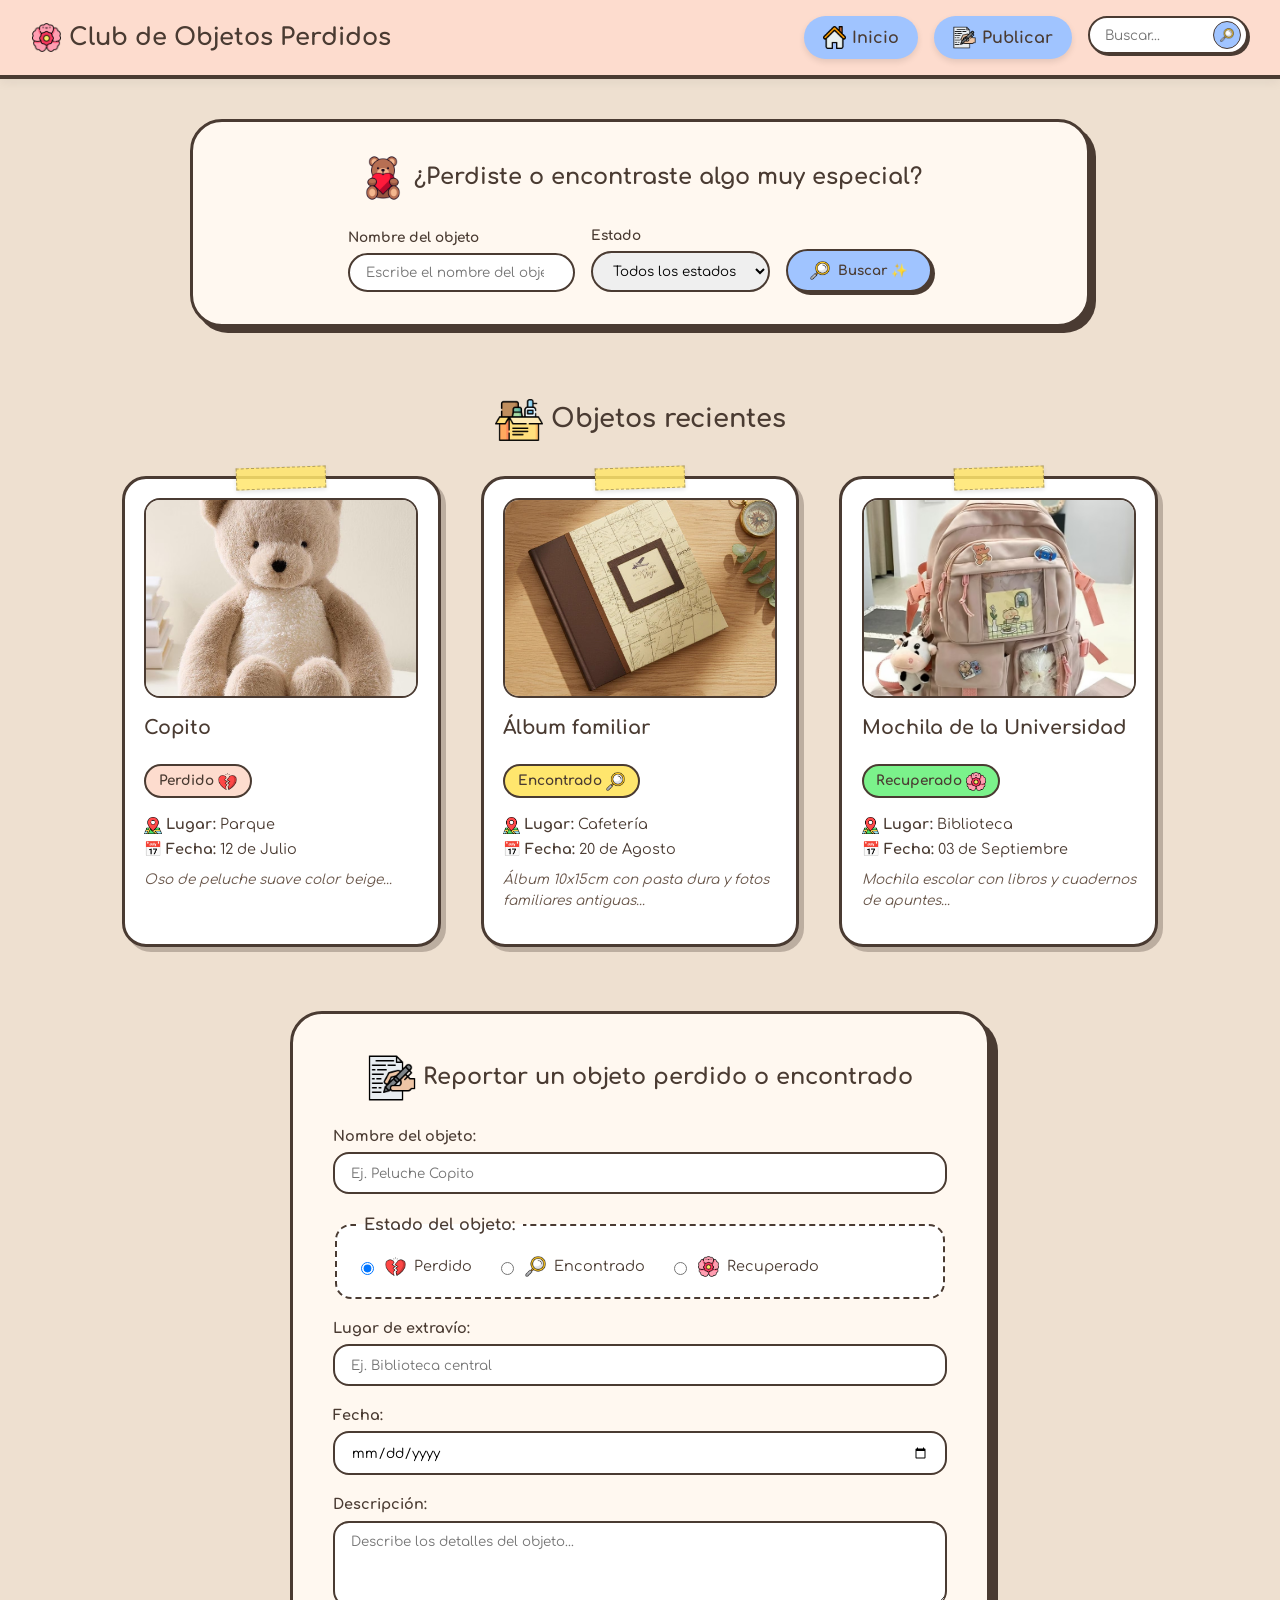
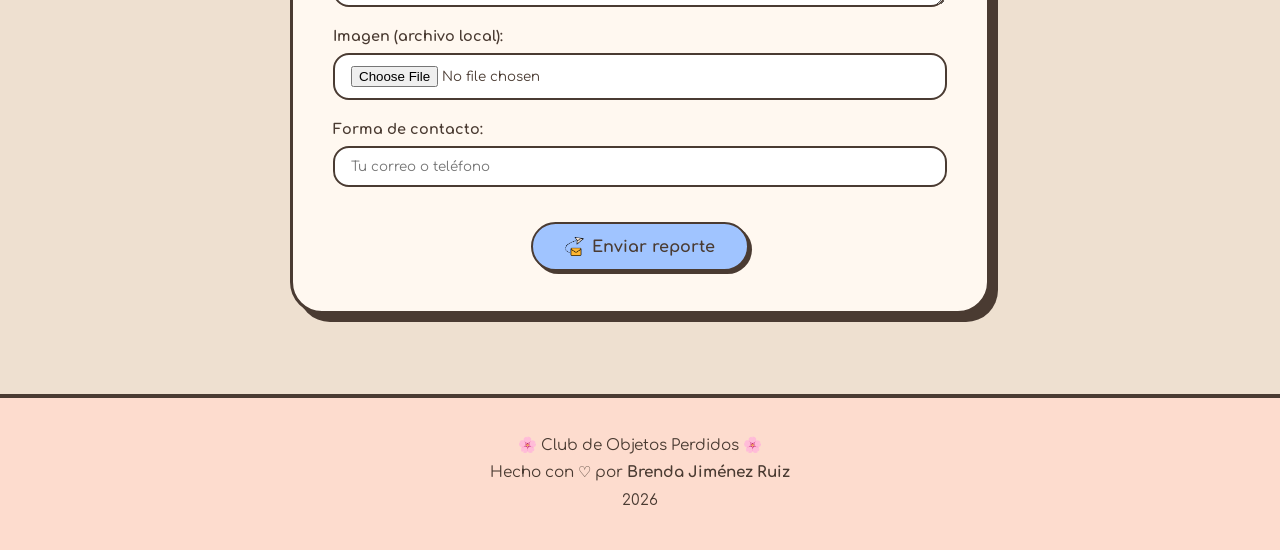
<file: Tarea01/index.html>
<!DOCTYPE html>
<html lang="es">
<head>
  <meta charset="UTF-8">
  <meta name="viewport" content="width=device-width, initial-scale=1.0">
  <title>Club de Objetos Perdidos</title>
  <link rel="preconnect" href="https://fonts.googleapis.com">
  <link rel="preconnect" href="https://fonts.gstatic.com" crossorigin>
  <link href="https://fonts.googleapis.com/css2?family=Comfortaa:wght@400;700&family=Quicksand:wght@400;600&display=swap" rel="stylesheet">
  <link rel="stylesheet" href="styles.css">
</head>
<body>

  <header class="header">
    <div class="logo-container">
      <img src="imagenes/flor.png" alt="Icono flor" class="icon-decor">
      <h1>Club de Objetos Perdidos</h1>
    </div>

    <nav class="nav">
      <ul>
        <li>
          <a href="#inicio" class="nav-btn">
            <img src="imagenes/inicio.png" alt=""> Inicio
          </a>
        </li>
        <li>
          <a href="#reportar" class="nav-btn">
            <img src="imagenes/reporte.png" alt=""> Publicar
          </a>
        </li>
        <!-- Barra de búsqueda integrada en la navegación -->
        <li>
          <form class="nav-search-form" action="#buscar">
            <input type="search" placeholder="Buscar..." aria-label="Buscar objeto">
            <button type="submit" class="nav-search-btn" title="Buscar">
              <img src="imagenes/lupa.png" alt="Buscar">
            </button>
          </form>
        </li>
      </ul>
    </nav>
  </header>

  <main id="inicio">

    <!-- Sección Hero / Buscador -->
    <section class="hero" id="buscar">
      <div class="hero-card">
        <h2>
          <img src="imagenes/osodepeluche.png" alt="" class="icon-titulo">
          ¿Perdiste o encontraste algo muy especial?
        </h2>
        <form class="buscador">
          <div class="campo-grupo">
            <label for="nombre-objeto">Nombre del objeto</label>
            <input type="search" id="nombre-objeto" placeholder="Escribe el nombre del objeto...">
          </div>

          <div class="campo-grupo">
            <label for="filtro-estado">Estado</label>
            <select id="filtro-estado">
              <option value="">Todos los estados</option>
              <option value="perdido">Perdido</option>
              <option value="encontrado">Encontrado</option>
              <option value="recuperado">Recuperado</option>
            </select>
          </div>

          <button type="submit" class="btn-primary">
            <img src="imagenes/lupa.png" alt=""> Buscar ✨
          </button>
        </form>
      </div>
    </section>

    <!-- Sección Objetos Recientes -->
    <section class="objetos">
      <h2 class="titulo-seccion">
        <img src="imagenes/objetos.png" alt="" class="icon-inline"> Objetos recientes
      </h2>

      <div class="lista-objetos">

        <!-- Tarjeta 1: Perdido -->
        <article class="tarjeta polaroid">
          <span class="tape"></span>
          <div class="imagen-container">
            <img src="imagenes/Peluche.jpg" alt="Oso de peluche color beige">
          </div>
          <h3>Copito</h3>
          <p class="estado perdido">
            Perdido <img src="imagenes/corazonroto.png" alt="">
          </p>
          <p class="detalle"><strong><img src="imagenes/mapa.png" alt="" class="icon-detalle"> Lugar:</strong> Parque</p>
          <p class="detalle"><strong>📅 Fecha:</strong> <time datetime="2026-07-12">12 de Julio</time></p>
          <p class="descripcion">Oso de peluche suave color beige...</p>
        </article>

        <!-- Tarjeta 2: Encontrado -->
        <article class="tarjeta polaroid">
          <span class="tape"></span>
          <div class="imagen-container">
            <img src="imagenes/AlbumDeFotos.jpg" alt="Álbum de fotos familiar color café">
          </div>
          <h3>Álbum familiar</h3>
          <p class="estado encontrado">
            Encontrado <img src="imagenes/lupa.png" alt="">
          </p>
          <p class="detalle"><strong><img src="imagenes/mapa.png" alt="" class="icon-detalle"> Lugar:</strong> Cafetería</p>
          <p class="detalle"><strong>📅 Fecha:</strong> <time datetime="2026-08-20">20 de Agosto</time></p>
          <p class="descripcion">Álbum 10x15cm con pasta dura y fotos familiares antiguas...</p>
        </article>

        <!-- Tarjeta 3: Recuperado -->
        <article class="tarjeta polaroid">
          <span class="tape"></span>
          <div class="imagen-container">
            <img src="imagenes/Mochila.jpg" alt="Mochila rosa con un llavero de vaca">
          </div>
          <h3>Mochila de la Universidad</h3>
          <p class="estado recuperado">
            Recuperado <img src="imagenes/flor.png" alt="">
          </p>
          <p class="detalle"><strong><img src="imagenes/mapa.png" alt="" class="icon-detalle"> Lugar:</strong> Biblioteca</p>
          <p class="detalle"><strong>📅 Fecha:</strong> <time datetime="2026-09-03">03 de Septiembre</time></p>
          <p class="descripcion">Mochila escolar con libros y cuadernos de apuntes...</p>
        </article>

      </div>
    </section>

    <!-- Sección Formulario -->
    <section class="reportar" id="reportar">
      <div class="nota-container">
        <h2 class="titulo-seccion">
          <img src="imagenes/reporte.png" alt="" class="icon-inline"> Reportar un objeto perdido o encontrado
        </h2>

        <form class="formulario">

          <div class="form-row">
            <label for="nombre">Nombre del objeto:</label>
            <input type="text" id="nombre" name="nombre" placeholder="Ej. Peluche Copito" required>
          </div>

          <fieldset class="form-fieldset">
            <legend>Estado del objeto:</legend>
            <div class="radio-options">
              <label class="radio-label">
                <input type="radio" name="estado" value="perdido" checked>
                <img src="imagenes/corazonroto.png" alt="" class="icon-radio"> Perdido
              </label>
              <label class="radio-label">
                <input type="radio" name="estado" value="encontrado">
                <img src="imagenes/lupa.png" alt="" class="icon-radio"> Encontrado
              </label>
              <label class="radio-label">
                <input type="radio" name="estado" value="recuperado">
                <img src="imagenes/flor.png" alt="" class="icon-radio"> Recuperado
              </label>
            </div>
          </fieldset>

          <div class="form-row">
            <label for="lugar">Lugar de extravío:</label>
            <input type="text" id="lugar" name="lugar" placeholder="Ej. Biblioteca central">
          </div>

          <div class="form-row">
            <label for="fecha">Fecha:</label>
            <input type="date" id="fecha" name="fecha">
          </div>

          <div class="form-row">
            <label for="descripcion">Descripción:</label>
            <textarea id="descripcion" name="descripcion" rows="4" placeholder="Describe los detalles del objeto..."></textarea>
          </div>

          <div class="form-row">
            <label for="imagen">Imagen (archivo local):</label>
            <input type="file" id="imagen" name="imagen" accept="image/*">
          </div>

          <div class="form-row">
            <label for="contacto">Forma de contacto:</label>
            <input type="text" id="contacto" name="contacto" placeholder="Tu correo o teléfono">
          </div>

          <button type="submit" class="btn-primary btn-submit">
            <img src="imagenes/enviar.png" alt=""> Enviar reporte
          </button>

        </form>
      </div>
    </section>

  </main>

  <footer class="footer">
    <p>🌸 Club de Objetos Perdidos 🌸</p>
    <p>Hecho con ♡ por <strong>Brenda Jiménez Ruiz</strong></p>
    <p>2026</p>
  </footer>

</body>
</html>
</file>
<file: Tarea01/styles.css>
:root {
  --color-fondo: #EEE0D0;
  --color-perdido: #FDDCCE;
  --color-encontrado: #FFE66D;
  --color-recuperado: #7BF28B;
  --color-boton: #A0C4FF;
  --color-texto: #4a3b32;
  --color-tarjeta: #FFFFFF;
  --fuente: "Comfortaa", "Quicksand", sans-serif;
}

* {
  box-sizing: border-box;
}

body {
  margin: 0;
  background-color: var(--color-fondo);
  color: var(--color-texto);
  font-family: var(--fuente);
  line-height: 1.5;
}

/* --- ICONOS Y MEDIOS --- */
nav img,
button img {
  width: 1.4rem;
  height: 1.4rem;
  vertical-align: middle;
}

/* --- ENCABEZADO Y NAVEGACIÓN --- */
header.header {
  display: flex;
  justify-content: space-between;
  align-items: center;
  padding: 1rem 2rem;
  background-color: var(--color-perdido);
  border-bottom: 4px solid var(--color-texto);
  box-shadow: 0 4px 10px rgba(0,0,0,0.05);
}

.logo-container {
  display: flex;
  align-items: center;
  gap: 0.5rem;
}

.logo-container h1 {
  font-size: 1.5rem;
  margin: 0;
}

nav ul {
  display: flex;
  gap: 1rem;
  list-style: none;
  margin: 0;
  padding: 0;
}

.nav-btn {
  display: inline-flex;
  align-items: center;
  gap: 0.4rem;
  padding: 0.6rem 1.2rem;
  border-radius: 999px;
  background-color: var(--color-boton);
  color: var(--color-texto);
  text-decoration: none;
  font-weight: 700;
  transition: transform 0.2s ease, background-color 0.2s ease;
  box-shadow: 0 3px 6px rgba(0,0,0,0.1);
}

.nav-btn:hover {
  transform: translateY(-3px) scale(1.03);
  background-color: #8bb3f7;
}

/* --- SECCIÓN HERO / BUSCADOR --- */
.hero {
  padding: 2.5rem 2rem 1rem 2rem;
  display: flex;
  justify-content: center;
}

.hero-card {
  background-color: #FFF8F0;
  border: 3px solid var(--color-texto);
  border-radius: 2rem;
  padding: 2rem;
  width: 100%;
  max-width: 900px;
  text-align: center;
  box-shadow: 6px 6px 0px var(--color-texto);
}

.hero-card h2 {
  margin-top: 0;
  font-size: 1.4rem;
}

.buscador {
  display: flex;
  flex-wrap: wrap;
  gap: 1rem;
  align-items: flex-end;
  justify-content: center;
  margin-top: 1.5rem;
}

.campo-grupo {
  display: flex;
  flex-direction: column;
  align-items: flex-start;
}

.campo-grupo label {
  font-size: 0.85rem;
  font-weight: bold;
  margin-bottom: 0.3rem;
}

.buscador input,
.buscador select {
  padding: 0.6rem 1rem;
  border: 2px solid var(--color-texto);
  border-radius: 999px;
  font-family: var(--fuente);
  outline: none;
  transition: box-shadow 0.2s ease;
}

/* --- BOTÓN PRINCIPAL (CON TRANSITION) --- */
.btn-primary {
  display: inline-flex;
  align-items: center;
  gap: 0.5rem;
  background-color: var(--color-boton);
  color: var(--color-texto);
  border: 2px solid var(--color-texto);
  border-radius: 999px;
  padding: 0.6rem 1.4rem;
  font-family: var(--fuente);
  font-weight: bold;
  cursor: pointer;
  transition: all 0.3s ease;
  box-shadow: 3px 3px 0px var(--color-texto);
}

.btn-primary:hover {
  transform: translateY(-2px);
  box-shadow: 5px 5px 0px var(--color-texto);
  background-color: #90b8ff;
}

/* --- GALERÍA DE TARJETAS (POLAROID CON WASHI TAPE) --- */
.objetos {
  padding: 2rem;
  max-width: 1100px;
  margin: 0 auto;
}

.titulo-seccion {
  text-align: center;
  margin-bottom: 2rem;
  font-size: 1.6rem;
}

.lista-objetos {
  display: grid;
  grid-template-columns: repeat(auto-fit, minmax(min(260px, 100%), 1fr));
  gap: 2.5rem;
}

.tarjeta.polaroid {
  position: relative;
  padding: 1.2rem;
  background-color: var(--color-tarjeta);
  border: 3px solid var(--color-texto);
  border-radius: 1.5rem;
  box-shadow: 5px 5px 0px rgba(74, 59, 50, 0.3);
  transition: transform 0.3s ease, box-shadow 0.3s ease;
}

.tarjeta.polaroid:hover {
  transform: translateY(-6px) rotate(1deg);
  box-shadow: 8px 8px 0px rgba(74, 59, 50, 0.4);
}

/* Cinta adhesiva (Washi Tape) */
.tape {
  position: absolute;
  top: -12px;
  left: 50%;
  transform: translateX(-50%) rotate(-2deg);
  width: 90px;
  height: 22px;
  background-color: rgba(255, 230, 109, 0.85);
  border: 1px dashed rgba(74, 59, 50, 0.4);
  box-shadow: 0 2px 4px rgba(0,0,0,0.1);
  z-index: 2;
}

.imagen-container {
  width: 100%;
  height: 200px;
  border-radius: 1rem;
  overflow: hidden;
  border: 2px solid var(--color-texto);
  margin-bottom: 1rem;
}

.imagen-container img {
  width: 100%;
  height: 100%;
  object-fit: cover;
}

.tarjeta h3 {
  margin: 0.5rem 0;
  font-size: 1.2rem;
}

/* Badges de estado */
.estado {
  display: inline-block;
  padding: 0.3rem 0.8rem;
  border-radius: 999px;
  font-weight: bold;
  font-size: 0.85rem;
  border: 2px solid var(--color-texto);
  margin-bottom: 0.8rem;
}

.estado.perdido {
  background-color: var(--color-perdido);
}

.estado.encontrado {
  background-color: var(--color-encontrado);
}

.estado.recuperado {
  background-color: var(--color-recuperado);
}

.detalle {
  margin: 0.2rem 0;
  font-size: 0.9rem;
}

.descripcion {
  font-size: 0.85rem;
  color: #6a574b;
  margin-top: 0.6rem;
  font-style: italic;
}

/* --- SECCIÓN FORMULARIO --- */
.reportar {
  padding: 2rem;
  display: flex;
  justify-content: center;
}

.nota-container {
  background-color: #FFF8F0;
  border: 3px solid var(--color-texto);
  border-radius: 2rem;
  padding: 2.5rem;
  width: 100%;
  max-width: 700px;
  box-shadow: 8px 8px 0px var(--color-texto);
}

.nota-container h2 {
  text-align: center;
  margin-top: 0;
  margin-bottom: 1.5rem;
  font-size: 1.4rem;
}

.formulario {
  display: flex;
  flex-direction: column;
  gap: 1.2rem;
}

.form-row {
  display: flex;
  flex-direction: column;
  gap: 0.3rem;
}

.form-row label {
  font-weight: bold;
  font-size: 0.9rem;
}

.formulario input[type="text"],
.formulario input[type="date"],
.formulario textarea,
.formulario input[type="file"] {
  padding: 0.7rem 1rem;
  border: 2px solid var(--color-texto);
  border-radius: 1rem;
  font-family: var(--fuente);
  background-color: #FFFFFF;
  outline: none;
  transition: box-shadow 0.2s ease;
}

.form-fieldset {
  border: 2px dashed var(--color-texto);
  border-radius: 1rem;
  padding: 1.2rem;
  background-color: #FFFFFF;
}

.form-fieldset legend {
  font-weight: bold;
  padding: 0 0.5rem;
}

.radio-options {
  display: flex;
  flex-wrap: wrap;
  gap: 1.5rem;
}

.radio-label {
  display: flex;
  align-items: center;
  gap: 0.5rem;
  cursor: pointer;
  font-size: 0.9rem;
}

.btn-submit {
  align-self: center;
  margin-top: 1rem;
  padding: 0.8rem 2rem;
  font-size: 1rem;
}

/* --- KEYFRAMES (ANIMACIÓN EXIGIDA) --- */
@keyframes flotar {
  0% { transform: translateY(0px); }
  50% { transform: translateY(-6px); }
  100% { transform: translateY(0px); }
}

/* --- PIE DE PÁGINA --- */
footer.footer {
  text-align: center;
  padding: 2rem 1rem;
  background-color: var(--color-perdido);
  border-top: 4px solid var(--color-texto);
  margin-top: 3rem;
}

footer p {
  margin: 0.3rem 0;
  font-size: 0.95rem;
}

/* Iconos dentro de estados y botones */
.estado img,
.btn-primary img {
  width: 1.2rem;
  height: 1.2rem;
  vertical-align: middle;
  object-fit: contain;
}

/* Iconos grandes junto a los títulos */
.icon-titulo,
.icon-inline {
  width: 3rem;
  height: 3rem;
  vertical-align: middle;
  object-fit: contain;
}

/* Icono pequeño de "Lugar" en las tarjetas */
.icon-detalle {
  width: 1.1rem;
  height: 1.1rem;
  vertical-align: middle;
  object-fit: contain;
}

/* Flor del logo, con animación */
.icon-decor {
  width: 1.8rem;
  height: 1.8rem;
  vertical-align: middle;
  animation: flotar 3s ease-in-out infinite;
}

/* --- BARRA DE BÚSQUEDA EN EL HEADER --- */
.nav-search-form {
  display: flex;
  align-items: center;
  background-color: #FFFFFF;
  border: 2px solid var(--color-texto);
  border-radius: 999px;
  padding: 0.2rem 0.3rem 0.2rem 0.8rem;
  box-shadow: 2px 2px 0px var(--color-texto);
  transition: transform 0.2s ease, box-shadow 0.2s ease;
}

.nav-search-form:focus-within {
  transform: translateY(-2px);
  box-shadow: 3px 3px 0px var(--color-texto);
}

.nav-search-form input[type="search"] {
  border: none;
  outline: none;
  background: transparent;
  font-family: var(--fuente);
  font-size: 0.85rem;
  color: var(--color-texto);
  width: 110px; /* Tamaño compacto para no saturar la barra de navegación */
  transition: width 0.3s ease;
}

/* Al hacer clic en el input, la barra se expande ligeramente */
.nav-search-form input[type="search"]:focus {
  width: 150px;
}

.nav-search-btn {
  background-color: var(--color-boton);
  border: 1.5px solid var(--color-texto);
  border-radius: 50%;
  width: 28px;
  height: 28px;
  display: flex;
  align-items: center;
  justify-content: center;
  cursor: pointer;
  padding: 0;
  transition: transform 0.2s ease, background-color 0.2s ease;
}

.nav-search-btn:hover {
  transform: scale(1.1);
  background-color: #8bb3f7;
}

.nav-search-btn img {
  width: 0.9rem;
  height: 0.9rem;
}

/* --- ICONOS EN LOS RADIO BUTTONS DEL FORMULARIO --- */
/* Forzar tamaño y alineación de la imagen en el radio button */
.icon-radio {
  width: 1.3rem;
  height: 1.3rem;
  object-fit: contain;
  vertical-align: middle;
  transition: transform 0.2s ease; /* Pequeño efecto al pasar el mouse */
}

/* Efecto hover sobre la imagen al pasar el mouse por la etiqueta */
.radio-label:hover .icon-radio {
  transform: scale(1.1);
}

/* --- FOCO VISIBLE (teclado) --- */
.buscador input:focus,
.buscador select:focus,
.formulario input[type="text"]:focus,
.formulario input[type="date"]:focus,
.formulario input[type="file"]:focus,
.formulario textarea:focus {
  box-shadow: 0 0 0 4px var(--color-boton);
}

.btn-primary:focus-visible,
.nav-btn:focus-visible,
.nav-search-btn:focus-visible,
.radio-label input:focus-visible {
  outline: 3px solid var(--color-texto);
  outline-offset: 3px;
}

/* --- RESPONSIVE --- */
@media (max-width: 768px) {
  header.header {
    flex-direction: column;
    gap: 1rem;
    padding: 1rem;
  }

  nav ul {
    flex-wrap: wrap;
    justify-content: center;
  }

  .hero {
    padding: 1.5rem 1rem 0.5rem 1rem;
  }

  .hero-card {
    padding: 1.5rem 1rem;
    box-shadow: 4px 4px 0px var(--color-texto);
  }

  .buscador {
    flex-direction: column;
    align-items: stretch;
  }

  .campo-grupo {
    align-items: stretch;
    width: 100%;
  }

  .buscador input,
  .buscador select,
  .buscador .btn-primary {
    width: 100%;
  }

  .buscador .btn-primary {
    justify-content: center;
  }

  .objetos,
  .reportar {
    padding: 1.5rem 1rem;
  }

  .nota-container {
    padding: 1.5rem 1rem;
    box-shadow: 5px 5px 0px var(--color-texto);
  }
}

@media (max-width: 480px) {
  .logo-container h1 {
    font-size: 1.25rem;
  }

  .titulo-seccion {
    font-size: 1.3rem;
  }

  .icon-titulo,
  .icon-inline {
    width: 2.2rem;
    height: 2.2rem;
  }

  .nav-btn {
    padding: 0.5rem 0.9rem;
  }

  .radio-options {
    flex-direction: column;
    gap: 0.8rem;
  }
}
</file>
